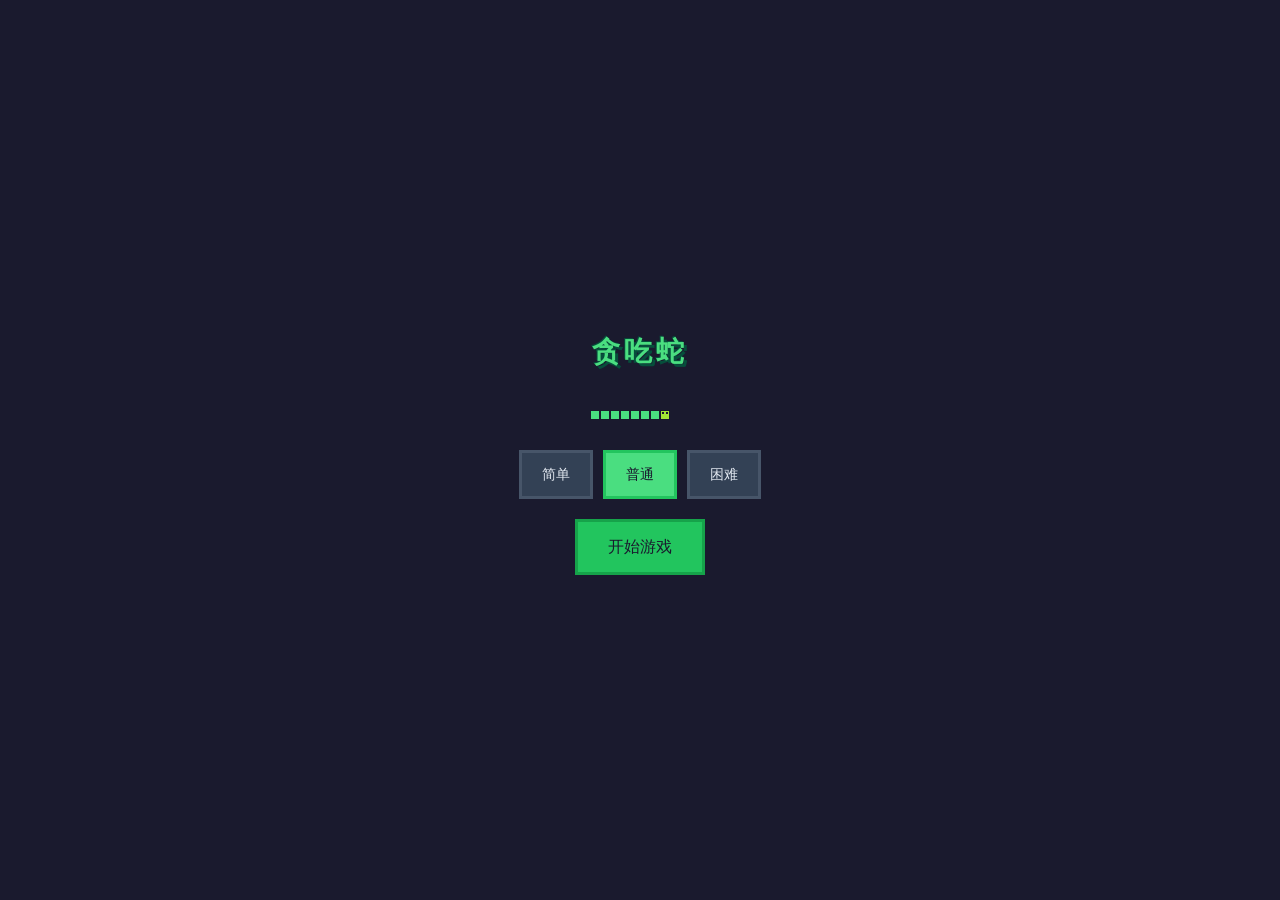
<file: Game/index.html>
<!DOCTYPE html>
<html lang="zh-CN">
<head>
  <meta charset="UTF-8">
  <meta name="viewport" content="width=device-width, initial-scale=1.0, user-scalable=no">
  <title>贪吃蛇 — 像素复古版</title>
  <link rel="preconnect" href="https://fonts.googleapis.com">
  <link rel="preconnect" href="https://fonts.gstatic.com" crossorigin>
  <link href="https://fonts.googleapis.com/css2?family=Press+Start+2P&display=swap" rel="stylesheet">
  <link rel="stylesheet" href="css/style.css">
</head>
<body>
  <div id="app">

    <!-- 开始界面 -->
    <div id="start-screen">
      <h1 class="pixel-title">贪吃蛇</h1>
      <div class="snake-ascii">
        <canvas id="logo-canvas" width="120" height="40"></canvas>
      </div>
      <div class="difficulty-select">
        <button class="diff-btn pixel-btn" data-difficulty="easy">简单</button>
        <button class="diff-btn pixel-btn" data-difficulty="normal">普通</button>
        <button class="diff-btn pixel-btn" data-difficulty="hard">困难</button>
      </div>
      <button id="btn-start" class="pixel-btn start-btn">开始游戏</button>
    </div>

    <!-- 游戏界面 -->
    <div id="game-screen" class="hidden">
      <div id="hud">
        <span id="hud-score">分数: 0</span>
        <span id="hud-high">最高: 0</span>
        <span id="hud-difficulty">普通</span>
        <button id="btn-exit" class="pixel-btn">退出</button>
      </div>
      <div id="canvas-container">
        <canvas id="game-canvas"></canvas>
        <div id="pause-overlay" class="hidden">
          <span>暂停中</span>
        </div>
      </div>
    </div>

    <!-- 结束界面 -->
    <div id="gameover-screen" class="hidden">
      <h2 class="pixel-title">游戏结束</h2>
      <p id="final-score" class="score-text"></p>
      <p id="final-high" class="score-text"></p>
      <p id="new-record" class="new-record hidden">新纪录!</p>
      <button id="btn-restart" class="pixel-btn start-btn">再来一局</button>
    </div>

  </div>

  <script type="module" src="js/main.js"></script>
</body>
</html>
</file>
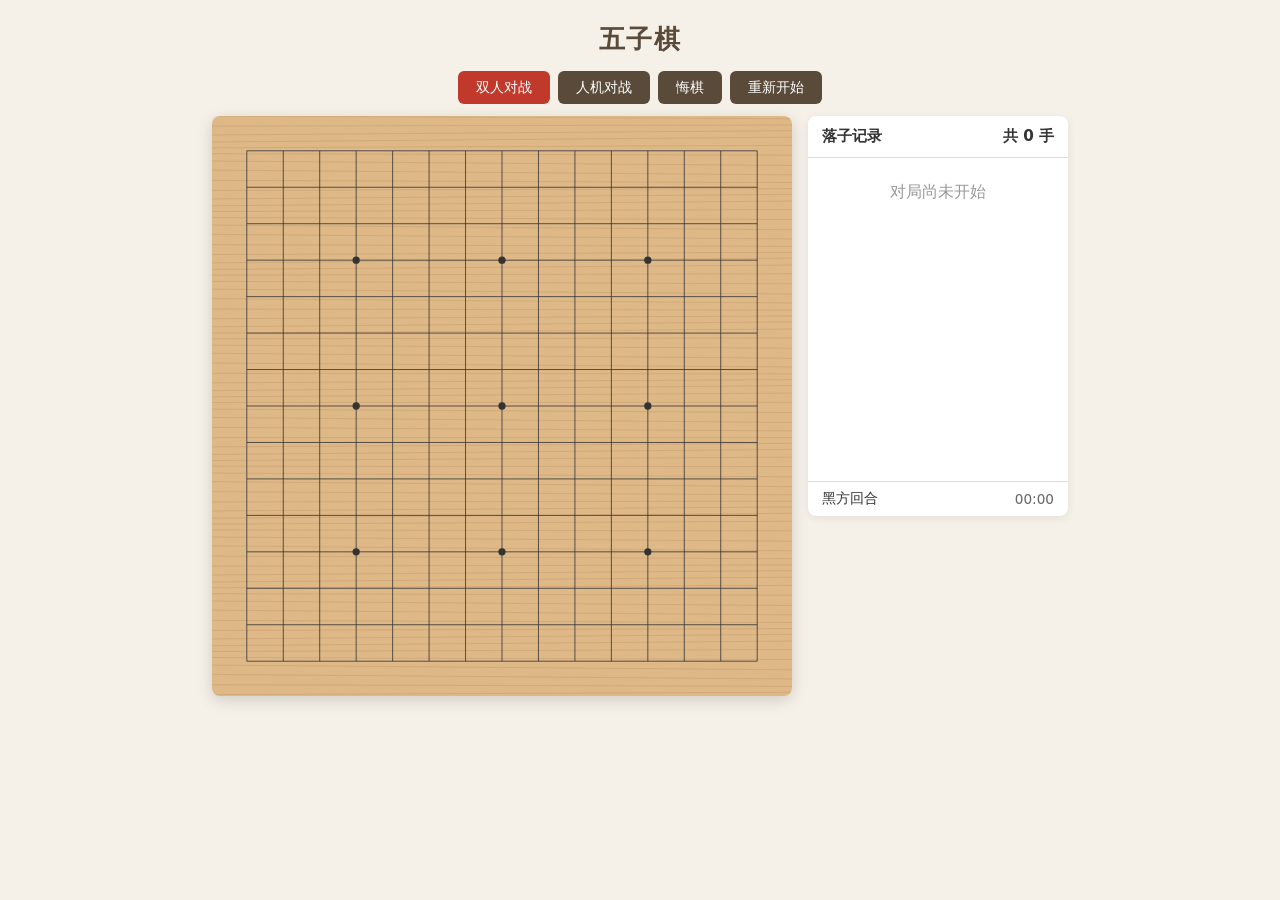
<file: Game2/index.html>
<!DOCTYPE html>
<html lang="zh-CN">
<head>
<meta charset="UTF-8">
<meta name="viewport" content="width=device-width, initial-scale=1.0">
<title>五子棋</title>
<style>
:root {
  --board-bg: #DEB887;
  --grid-color: #333;
  --black-stone: #1a1a1a;
  --white-stone: #f0f0f0;
  --highlight-color: #FFD700;
  --bg: #f5f0e8;
  --panel-bg: #fff;
  --text: #333;
  --text-light: #666;
  --border: #ddd;
  --btn-bg: #5a4a3a;
  --btn-hover: #7a6a5a;
  --btn-active: #4a3a2a;
}

* { margin: 0; padding: 0; box-sizing: border-box; }

body {
  font-family: 'Segoe UI', system-ui, sans-serif;
  background: var(--bg);
  color: var(--text);
  min-height: 100vh;
  display: flex;
  justify-content: center;
  align-items: flex-start;
  padding: 10px;
}

.container {
  width: 100%;
  max-width: 1100px;
  margin: 0 auto;
}

.header {
  text-align: center;
  padding: 12px 0 8px;
}

.header h1 {
  font-size: 1.6rem;
  font-weight: 600;
  color: var(--btn-bg);
  letter-spacing: 0.05em;
}

.toolbar {
  display: flex;
  justify-content: center;
  gap: 8px;
  flex-wrap: wrap;
  padding: 6px 0 12px;
}

.toolbar button {
  padding: 7px 18px;
  border: none;
  border-radius: 6px;
  cursor: pointer;
  font-size: 0.9rem;
  font-weight: 500;
  transition: background 0.2s, transform 0.1s;
  background: var(--btn-bg);
  color: #fff;
  white-space: nowrap;
}

.toolbar button:hover { background: var(--btn-hover); }
.toolbar button:active { transform: scale(0.97); }
.toolbar button.active { background: #c0392b; }
.toolbar button:disabled {
  opacity: 0.5;
  cursor: not-allowed;
}

.main-area {
  display: flex;
  gap: 16px;
  justify-content: center;
  align-items: flex-start;
}

.board-wrapper {
  position: relative;
  flex-shrink: 0;
}

canvas {
  display: block;
  border-radius: 8px;
  box-shadow: 0 4px 16px rgba(0,0,0,0.15);
  cursor: pointer;
}

canvas.readonly { cursor: default; }

.side-panel {
  width: 260px;
  background: var(--panel-bg);
  border-radius: 8px;
  box-shadow: 0 2px 8px rgba(0,0,0,0.08);
  display: flex;
  flex-direction: column;
  max-height: calc(100vh - 130px);
  min-height: 400px;
}

.panel-header {
  padding: 10px 14px;
  font-weight: 600;
  font-size: 0.95rem;
  border-bottom: 1px solid var(--border);
  display: flex;
  justify-content: space-between;
  align-items: center;
  flex-shrink: 0;
}

.move-list {
  flex: 1;
  overflow-y: auto;
  padding: 4px 0;
}

.move-list::-webkit-scrollbar { width: 5px; }
.move-list::-webkit-scrollbar-thumb { background: #ccc; border-radius: 3px; }

.move-item {
  display: flex;
  align-items: center;
  gap: 8px;
  padding: 6px 14px;
  cursor: default;
  transition: background 0.15s;
  font-size: 0.85rem;
  border-left: 3px solid transparent;
}

.move-list.clickable .move-item { cursor: pointer; }
.move-list.clickable .move-item:hover { background: #f5f0e8; }
.move-item.active {
  background: #fff3cd;
  border-left-color: var(--highlight-color);
}

.move-item .step-num {
  color: var(--text-light);
  min-width: 28px;
  font-variant-numeric: tabular-nums;
}

.move-item .stone-indicator {
  width: 14px;
  height: 14px;
  border-radius: 50%;
  flex-shrink: 0;
  box-shadow: 0 1px 3px rgba(0,0,0,0.2);
}

.move-item .stone-indicator.black { background: radial-gradient(circle at 35% 35%, #555, #111); }
.move-item .stone-indicator.white { background: radial-gradient(circle at 35% 35%, #fff, #ccc); }

.move-item .coord { color: var(--text-light); }
.move-item .elapsed { color: var(--text-light); margin-left: auto; font-variant-numeric: tabular-nums; }

.status-bar {
  padding: 8px 14px;
  border-top: 1px solid var(--border);
  font-size: 0.85rem;
  display: flex;
  justify-content: space-between;
  align-items: center;
  flex-shrink: 0;
}

.status-text { font-weight: 500; }
.status-text.winner { color: #c0392b; }

.timer { color: var(--text-light); font-variant-numeric: tabular-nums; }

.game-over-banner {
  display: none;
  text-align: center;
  padding: 10px;
  margin: 8px 14px;
  background: #fff3cd;
  border-radius: 6px;
  font-weight: 600;
  font-size: 0.9rem;
  flex-shrink: 0;
}

.game-over-banner.show { display: block; }

@media (max-width: 768px) {
  .main-area {
    flex-direction: column;
    align-items: center;
  }

  .side-panel {
    width: 100%;
    max-width: 500px;
    max-height: 260px;
    min-height: 200px;
  }

  .header h1 { font-size: 1.3rem; }
  .toolbar button { padding: 6px 14px; font-size: 0.82rem; }
}
</style>
</head>
<body>

<div class="container">
  <div class="header"><h1>五子棋</h1></div>

  <div class="toolbar">
    <button id="btnPvP" class="active">双人对战</button>
    <button id="btnPvE">人机对战</button>
    <button id="btnUndo">悔棋</button>
    <button id="btnRestart">重新开始</button>
  </div>

  <div class="main-area">
    <div class="board-wrapper" id="boardWrapper">
      <canvas id="boardCanvas"></canvas>
    </div>

    <div class="side-panel">
      <div class="panel-header">
        <span>落子记录</span>
        <span id="moveCount">共 0 手</span>
      </div>
      <div class="game-over-banner" id="gameOverBanner"></div>
      <div class="move-list" id="moveList">
        <div style="padding:20px;text-align:center;color:#999;">对局尚未开始</div>
      </div>
      <div class="status-bar">
        <span class="status-text" id="statusText">黑方回合</span>
        <span class="timer" id="timer">00:00</span>
      </div>
    </div>
  </div>
</div>

<script>
'use strict';

class GomokuGame {
  constructor() {
    this.BOARD_SIZE = 15;
    this.CELL_COUNT = this.BOARD_SIZE * this.BOARD_SIZE;
    this.EMPTY = 0;
    this.BLACK = 1;
    this.WHITE = 2;

    this.board = this.createBoard();
    this.moveHistory = [];
    this.currentPlayer = this.BLACK;
    this.gameStatus = 'playing'; // 'playing' | 'ended'
    this.winner = null;
    this.winCells = [];
    this.mode = 'pvp'; // 'pvp' | 'pve'
    this.viewingStep = -1; // -1 means viewing latest
    this.lastMove = null;
    this.timerSeconds = 0;
    this.timerInterval = null;
    this.aiThinking = false;

    this.canvas = document.getElementById('boardCanvas');
    this.ctx = this.canvas.getContext('2d');

    this.initUI();
    this.resizeCanvas();
    this.render();

    window.addEventListener('resize', () => {
      this.resizeCanvas();
      this.render();
    });
  }

  createBoard() {
    return Array.from({ length: this.BOARD_SIZE }, () =>
      new Array(this.BOARD_SIZE).fill(this.EMPTY)
    );
  }

  // ─── UI Elements ───────────────────────────

  initUI() {
    this.btnPvP = document.getElementById('btnPvP');
    this.btnPvE = document.getElementById('btnPvE');
    this.btnUndo = document.getElementById('btnUndo');
    this.btnRestart = document.getElementById('btnRestart');
    this.moveList = document.getElementById('moveList');
    this.moveCount = document.getElementById('moveCount');
    this.statusText = document.getElementById('statusText');
    this.timerEl = document.getElementById('timer');
    this.gameOverBanner = document.getElementById('gameOverBanner');

    this.btnPvP.addEventListener('click', () => this.switchMode('pvp'));
    this.btnPvE.addEventListener('click', () => this.switchMode('pve'));
    this.btnUndo.addEventListener('click', () => this.undo());
    this.btnRestart.addEventListener('click', () => this.restart());

    this.canvas.addEventListener('click', (e) => this.handleClick(e));
    this.canvas.addEventListener('mousemove', (e) => this.handleHover(e));
    this.canvas.addEventListener('mouseleave', () => {
      this.hoverPos = null;
      this.render();
    });

    // Touch support
    this.canvas.addEventListener('touchstart', (e) => {
      e.preventDefault();
      const touch = e.touches[0];
      const rect = this.canvas.getBoundingClientRect();
      this.handleClick({ clientX: touch.clientX, clientY: touch.clientY });
    });
  }

  // ─── Canvas Sizing ─────────────────────────

  resizeCanvas() {
    const isMobile = window.innerWidth < 768;
    let size;

    if (isMobile) {
      size = Math.min(window.innerWidth - 20, 500);
    } else {
      const maxBoardWidth = window.innerWidth - 320;
      const maxBoardHeight = window.innerHeight - 140;
      size = Math.min(maxBoardWidth, maxBoardHeight, 580);
    }

    size = Math.max(size, 300);
    const dpr = window.devicePixelRatio || 1;

    this.canvas.style.width = size + 'px';
    this.canvas.style.height = size + 'px';
    this.canvas.width = size * dpr;
    this.canvas.height = size * dpr;

    this.displaySize = size;
    this.padding = size * 0.06;
    this.cellSize = (size - this.padding * 2) / (this.BOARD_SIZE - 1);
    this.stoneRadius = this.cellSize * 0.44;

    this.ctx.setTransform(1, 0, 0, 1, 0, 0);
    this.ctx.scale(dpr, dpr);
  }

  // ─── Coordinate Conversion ────────────────

  getIntersection(clientX, clientY) {
    const rect = this.canvas.getBoundingClientRect();
    const x = clientX - rect.left;
    const y = clientY - rect.top;
    const col = Math.round((x - this.padding) / this.cellSize);
    const row = Math.round((y - this.padding) / this.cellSize);

    if (col < 0 || col >= this.BOARD_SIZE || row < 0 || row >= this.BOARD_SIZE) {
      return null;
    }

    const ix = this.padding + col * this.cellSize;
    const iy = this.padding + row * this.cellSize;
    const dist = Math.sqrt((x - ix) ** 2 + (y - iy) ** 2);

    if (dist > this.cellSize * 0.42) return null;

    return { row, col };
  }

  // ─── Click Handling ────────────────────────

  handleClick(e) {
    if (this.gameStatus === 'ended') return;
    if (this.viewingStep >= 0) return; // read-only replay mode
    if (this.aiThinking) return;
    if (this.mode === 'pve' && this.currentPlayer === this.WHITE) return;

    const pos = this.getIntersection(e.clientX, e.clientY);
    if (!pos) return;
    if (this.board[pos.row][pos.col] !== this.EMPTY) return;

    this.placePiece(pos.row, pos.col);
  }

  handleHover(e) {
    if (this.gameStatus === 'ended' || this.viewingStep >= 0 || this.aiThinking) {
      if (this.hoverPos) { this.hoverPos = null; this.render(); }
      return;
    }
    if (this.mode === 'pve' && this.currentPlayer === this.WHITE) {
      if (this.hoverPos) { this.hoverPos = null; this.render(); }
      return;
    }
    const pos = this.getIntersection(e.clientX, e.clientY);
    if (!pos || this.board[pos.row][pos.col] !== this.EMPTY) {
      if (this.hoverPos) { this.hoverPos = null; this.render(); }
      return;
    }
    if (!this.hoverPos || this.hoverPos.row !== pos.row || this.hoverPos.col !== pos.col) {
      this.hoverPos = pos;
      this.render();
    }
  }

  // ─── Game Actions ──────────────────────────

  placePiece(row, col) {
    this.board[row][col] = this.currentPlayer;

    const move = { row, col, player: this.currentPlayer, timestamp: Date.now() };
    // Trim future history if we placed after a replay step
    if (this.viewingStep >= 0 && this.viewingStep < this.moveHistory.length - 1) {
      this.moveHistory = this.moveHistory.slice(0, this.viewingStep + 1);
    }
    this.moveHistory.push(move);
    this.viewingStep = -1;
    this.lastMove = { row, col };
    this.hoverPos = null;
    this.canvas.classList.remove('readonly');

    // Start timer on first move
    if (this.moveHistory.length === 1) this.startTimer();

    const winResult = this.checkWin(row, col, this.currentPlayer);
    if (winResult) {
      this.winner = this.currentPlayer;
      this.winCells = winResult;
      this.gameStatus = 'ended';
      this.stopTimer();
      this.render();
      this.updateMoveList();
      this.updateStatus();
      return;
    }

    if (this.moveHistory.length >= this.CELL_COUNT) {
      this.gameStatus = 'ended';
      this.stopTimer();
      this.render();
      this.updateMoveList();
      this.updateStatus();
      return;
    }

    this.currentPlayer = this.currentPlayer === this.BLACK ? this.WHITE : this.BLACK;
    this.render();
    this.updateMoveList();
    this.updateStatus();

    // AI turn
    if (this.mode === 'pve' && this.currentPlayer === this.WHITE && this.gameStatus === 'playing') {
      this.aiThinking = true;
      this.render();
      setTimeout(() => this.aiMove(), 50);
    }
  }

  checkWin(row, col, player) {
    const directions = [
      [0, 1],  // horizontal
      [1, 0],  // vertical
      [1, 1],  // diagonal \
      [1, -1], // diagonal /
    ];

    for (const [dr, dc] of directions) {
      const cells = [[row, col]];

      // Forward
      for (let i = 1; i < 5; i++) {
        const r = row + dr * i;
        const c = col + dc * i;
        if (r < 0 || r >= this.BOARD_SIZE || c < 0 || c >= this.BOARD_SIZE) break;
        if (this.board[r][c] !== player) break;
        cells.push([r, c]);
      }

      // Backward
      for (let i = 1; i < 5; i++) {
        const r = row - dr * i;
        const c = col - dc * i;
        if (r < 0 || r >= this.BOARD_SIZE || c < 0 || c >= this.BOARD_SIZE) break;
        if (this.board[r][c] !== player) break;
        cells.unshift([r, c]);
      }

      if (cells.length >= 5) return cells;
    }

    return null;
  }

  undo() {
    if (this.gameStatus === 'ended') return;
    if (this.viewingStep >= 0) return;
    if (this.aiThinking) return;

    if (this.mode === 'pvp') {
      if (this.moveHistory.length === 0) return;
      const last = this.moveHistory.pop();
      this.board[last.row][last.col] = this.EMPTY;
      this.currentPlayer = last.player;
      this.lastMove = this.moveHistory.length > 0
        ? this.moveHistory[this.moveHistory.length - 1]
        : null;
    } else if (this.mode === 'pve') {
      // Undo player move + AI response (2 steps)
      if (this.moveHistory.length < 2) return;
      const aiMove = this.moveHistory.pop();
      this.board[aiMove.row][aiMove.col] = this.EMPTY;
      const playerMove = this.moveHistory.pop();
      this.board[playerMove.row][playerMove.col] = this.EMPTY;
      this.currentPlayer = this.BLACK;
      this.lastMove = this.moveHistory.length > 0
        ? this.moveHistory[this.moveHistory.length - 1]
        : null;
    }

    this.viewingStep = -1;
    this.winCells = [];
    this.render();
    this.updateMoveList();
    this.updateStatus();
  }

  restart() {
    this.stopTimer();
    this.board = this.createBoard();
    this.moveHistory = [];
    this.currentPlayer = this.BLACK;
    this.gameStatus = 'playing';
    this.winner = null;
    this.winCells = [];
    this.viewingStep = -1;
    this.lastMove = null;
    this.hoverPos = null;
    this.timerSeconds = 0;
    this.aiThinking = false;
    this.canvas.classList.remove('readonly');
    this.timerEl.textContent = '00:00';
    this.gameOverBanner.classList.remove('show');
    this.render();
    this.updateMoveList();
    this.updateStatus();
  }

  switchMode(mode) {
    if (this.mode === mode) return;
    this.mode = mode;
    this.btnPvP.classList.toggle('active', mode === 'pvp');
    this.btnPvE.classList.toggle('active', mode === 'pve');
    this.restart();
  }

  // ─── Replay ────────────────────────────────

  handleMoveItemClick(item) {
    if (this.gameStatus !== 'ended') return;
    const step = parseInt(item.dataset.step);
    if (isNaN(step)) return;
    if (step === this.viewingStep) {
      this.returnToLatest();
      return;
    }
    this.goToStep(step);
  }

  goToStep(stepIndex) {
    if (stepIndex < 0 || stepIndex >= this.moveHistory.length) return;
    this.viewingStep = stepIndex;
    this.canvas.classList.add('readonly');
    this.render();
    this.updateMoveHighlight();
    this.updateStatus();
  }

  returnToLatest() {
    this.viewingStep = -1;
    this.canvas.classList.remove('readonly');
    this.render();
    this.updateMoveHighlight();
    this.updateStatus();
  }

  updateMoveHighlight() {
    const items = this.moveList.querySelectorAll('.move-item');
    items.forEach((el, i) => {
      if (i === this.viewingStep) {
        el.classList.add('active');
      } else {
        el.classList.remove('active');
      }
    });
    const activeEl = this.moveList.querySelector('.move-item.active');
    if (activeEl) {
      activeEl.scrollIntoView({ block: 'nearest' });
    }
  }

  // ─── Timer ─────────────────────────────────

  startTimer() {
    if (this.timerInterval) return;
    this.timerInterval = setInterval(() => {
      this.timerSeconds++;
      this.updateTimerDisplay();
    }, 1000);
  }

  stopTimer() {
    if (this.timerInterval) {
      clearInterval(this.timerInterval);
      this.timerInterval = null;
    }
  }

  updateTimerDisplay() {
    const m = Math.floor(this.timerSeconds / 60);
    const s = this.timerSeconds % 60;
    this.timerEl.textContent = String(m).padStart(2, '0') + ':' + String(s).padStart(2, '0');
  }

  // ─── Status ────────────────────────────────

  updateStatus() {
    if (this.gameStatus === 'ended') {
      this.moveList.classList.add('clickable');
      if (this.winner) {
        const name = this.winner === this.BLACK ? '黑方' : '白方';
        const aiLabel = this.mode === 'pve' && this.winner === this.WHITE ? ' (AI)' : '';
        this.statusText.textContent = name + aiLabel + ' 获胜!';
        this.statusText.className = 'status-text winner';
        this.gameOverBanner.textContent = name + aiLabel + ' 获胜!';
        this.gameOverBanner.classList.add('show');
      } else {
        this.statusText.textContent = '平局!';
        this.statusText.className = 'status-text winner';
        this.gameOverBanner.textContent = '平局 — 棋盘已满';
        this.gameOverBanner.classList.add('show');
      }
    } else {
      this.moveList.classList.remove('clickable');
      if (this.viewingStep >= 0) {
        this.statusText.textContent = '查看历史';
        this.statusText.className = 'status-text';
      } else {
        const name = this.currentPlayer === this.BLACK ? '黑方回合' : '白方回合';
        const aiLabel = this.mode === 'pve' && this.currentPlayer === this.WHITE ? ' (AI 思考中...)' : '';
        this.statusText.textContent = name + aiLabel;
        this.statusText.className = 'status-text';
      }
    }
  }

  // ─── Move List ─────────────────────────────

  updateMoveList() {
    this.moveCount.textContent = '共 ' + this.moveHistory.length + ' 手';

    // Clear existing children
    this.moveList.innerHTML = '';

    if (this.moveHistory.length === 0) {
      const placeholder = document.createElement('div');
      placeholder.style.cssText = 'padding:20px;text-align:center;color:#999;';
      placeholder.textContent = '对局尚未开始';
      this.moveList.appendChild(placeholder);
      return;
    }

    this.moveHistory.forEach((move, i) => {
      const item = document.createElement('div');
      item.className = 'move-item' + (this.viewingStep === i ? ' active' : '');
      item.dataset.step = i;
      item.onclick = () => this.handleMoveItemClick(item);

      const stepNum = document.createElement('span');
      stepNum.className = 'step-num';
      stepNum.textContent = '#' + (i + 1);

      const stone = document.createElement('span');
      stone.className = 'stone-indicator ' + (move.player === this.BLACK ? 'black' : 'white');

      const playerLabel = document.createElement('span');
      playerLabel.textContent = (move.player === this.BLACK ? '黑' : '白') + '子';

      const coord = document.createElement('span');
      coord.className = 'coord';
      coord.textContent = '(' + move.col + ', ' + move.row + ')';

      const elapsed = document.createElement('span');
      elapsed.className = 'elapsed';
      if (i === 0) {
        elapsed.textContent = '0s';
      } else {
        const prevTs = this.moveHistory[i - 1].timestamp;
        const seconds = Math.round((move.timestamp - prevTs) / 1000);
        elapsed.textContent = seconds + 's';
      }

      item.appendChild(stepNum);
      item.appendChild(stone);
      item.appendChild(playerLabel);
      item.appendChild(coord);
      item.appendChild(elapsed);
      this.moveList.appendChild(item);
    });

    // Scroll to active or bottom
    const activeEl = this.moveList.querySelector('.move-item.active');
    if (activeEl) {
      activeEl.scrollIntoView({ block: 'nearest' });
    } else {
      this.moveList.scrollTop = this.moveList.scrollHeight;
    }
  }

  // ─── AI ────────────────────────────────────

  aiMove() {
    if (this.gameStatus !== 'playing') {
      this.aiThinking = false;
      return;
    }

    const pos = this.findBestMove();
    if (pos) {
      this.placePiece(pos.row, pos.col);
    }
    this.aiThinking = false;
  }

  findBestMove() {
    let bestScore = -Infinity;
    let bestMove = null;

    // Score both offense (AI = WHITE) and defense (block BLACK)
    for (let row = 0; row < this.BOARD_SIZE; row++) {
      for (let col = 0; col < this.BOARD_SIZE; col++) {
        if (this.board[row][col] !== this.EMPTY) continue;
        if (!this.hasNeighbor(row, col, 2)) continue; // Skip isolated cells

        const offenseScore = this.evaluatePosition(row, col, this.WHITE);
        const defenseScore = this.evaluatePosition(row, col, this.BLACK);

        // Prioritize offense, but strong defense matters too
        const score = offenseScore * 1.1 + defenseScore;

        if (score > bestScore) {
          bestScore = score;
          bestMove = { row, col };
        }
      }
    }

    // If no good move found (shouldn't happen on empty board), play center
    if (!bestMove) {
      const center = Math.floor(this.BOARD_SIZE / 2);
      return { row: center, col: center };
    }

    return bestMove;
  }

  hasNeighbor(row, col, distance) {
    for (let dr = -distance; dr <= distance; dr++) {
      for (let dc = -distance; dc <= distance; dc++) {
        if (dr === 0 && dc === 0) continue;
        const r = row + dr;
        const c = col + dc;
        if (r >= 0 && r < this.BOARD_SIZE && c >= 0 && c < this.BOARD_SIZE) {
          if (this.board[r][c] !== this.EMPTY) return true;
        }
      }
    }
    return false;
  }

  evaluatePosition(row, col, player) {
    const directions = [[0, 1], [1, 0], [1, 1], [1, -1]];
    let totalScore = 0;

    for (const [dr, dc] of directions) {
      totalScore += this.evaluateDirection(row, col, dr, dc, player);
    }

    return totalScore;
  }

  evaluateDirection(row, col, dr, dc, player) {
    let count = 1; // The placed stone
    let openEnds = 0;

    // Forward
    let fCount = 0;
    for (let i = 1; i <= 5; i++) {
      const r = row + dr * i;
      const c = col + dc * i;
      if (r < 0 || r >= this.BOARD_SIZE || c < 0 || c >= this.BOARD_SIZE) break;
      if (this.board[r][c] === player) { fCount++; }
      else if (this.board[r][c] === this.EMPTY) { openEnds++; break; }
      else break;
    }

    // Backward
    let bCount = 0;
    for (let i = 1; i <= 5; i++) {
      const r = row - dr * i;
      const c = col - dc * i;
      if (r < 0 || r >= this.BOARD_SIZE || c < 0 || c >= this.BOARD_SIZE) break;
      if (this.board[r][c] === player) { bCount++; }
      else if (this.board[r][c] === this.EMPTY) { openEnds++; break; }
      else break;
    }

    count += fCount + bCount;

    if (count >= 5) return 100000;
    if (count === 4) {
      if (openEnds === 2) return 10000;
      if (openEnds === 1) return 1000;
      return 0;
    }
    if (count === 3) {
      if (openEnds === 2) return 1000;
      if (openEnds === 1) return 100;
      return 0;
    }
    if (count === 2) {
      if (openEnds === 2) return 100;
      if (openEnds === 1) return 10;
      return 0;
    }
    if (count === 1) {
      if (openEnds === 2) return 10;
      if (openEnds === 1) return 1;
      return 0;
    }

    return 0;
  }

  // ─── Rendering ─────────────────────────────

  render() {
    const ctx = this.ctx;
    const size = this.displaySize;
    const pad = this.padding;
    const cell = this.cellSize;
    const r = this.stoneRadius;

    ctx.clearRect(0, 0, size, size);

    // Board background
    ctx.fillStyle = '#DEB887';
    ctx.fillRect(0, 0, size, size);

    // Wood grain subtle lines
    ctx.strokeStyle = 'rgba(139,90,43,0.15)';
    ctx.lineWidth = 1;
    for (let i = 0; i < size; i += 8) {
      ctx.beginPath();
      ctx.moveTo(0, i + Math.sin(i * 0.1) * 3);
      ctx.lineTo(size, i + Math.sin(i * 0.1 + 2) * 3);
      ctx.stroke();
    }

    // Grid lines
    ctx.strokeStyle = '#333';
    ctx.lineWidth = 0.8;
    for (let i = 0; i < this.BOARD_SIZE; i++) {
      const pos = pad + i * cell;
      ctx.beginPath();
      ctx.moveTo(pad, pos);
      ctx.lineTo(pad + cell * (this.BOARD_SIZE - 1), pos);
      ctx.stroke();

      ctx.beginPath();
      ctx.moveTo(pos, pad);
      ctx.lineTo(pos, pad + cell * (this.BOARD_SIZE - 1));
      ctx.stroke();
    }

    // Star points (天元和四角星位)
    const starPoints = [
      [3, 3], [3, 7], [3, 11],
      [7, 3], [7, 7], [7, 11],
      [11, 3], [11, 7], [11, 11]
    ];
    ctx.fillStyle = '#333';
    for (const [rStar, cStar] of starPoints) {
      const cx = pad + cStar * cell;
      const cy = pad + rStar * cell;
      ctx.beginPath();
      ctx.arc(cx, cy, cell * 0.1, 0, Math.PI * 2);
      ctx.fill();
    }

    // Determine the board state to render
    let renderBoard = this.board;
    let renderLastMove = this.lastMove;

    if (this.viewingStep >= 0) {
      // Reconstruct board up to viewingStep
      renderBoard = this.createBoard();
      for (let i = 0; i <= this.viewingStep && i < this.moveHistory.length; i++) {
        const m = this.moveHistory[i];
        renderBoard[m.row][m.col] = m.player;
      }
      renderLastMove = this.viewingStep >= 0 && this.moveHistory.length > 0
        ? this.moveHistory[this.viewingStep]
        : null;
    }

    // Draw stones
    for (let row = 0; row < this.BOARD_SIZE; row++) {
      for (let col = 0; col < this.BOARD_SIZE; col++) {
        if (renderBoard[row][col] === this.EMPTY) continue;
        const cx = pad + col * cell;
        const cy = pad + row * cell;
        this.drawStone(cx, cy, r, renderBoard[row][col]);
      }
    }

    // Win highlight (only in current view, not replay)
    if (this.viewingStep < 0 && this.winCells && this.winCells.length > 0) {
      for (const [wr, wc] of this.winCells) {
        const cx = pad + wc * cell;
        const cy = pad + wr * cell;
        ctx.save();
        ctx.shadowColor = '#FFD700';
        ctx.shadowBlur = 12;
        ctx.beginPath();
        ctx.arc(cx, cy, r + 2, 0, Math.PI * 2);
        ctx.strokeStyle = '#FFD700';
        ctx.lineWidth = 2.5;
        ctx.stroke();
        ctx.restore();
      }
    }

    // Last move marker (only in current view during gameplay, not replay)
    if (this.viewingStep < 0 && renderLastMove && this.gameStatus !== 'ended') {
      const lx = pad + renderLastMove.col * cell;
      const ly = pad + renderLastMove.row * cell;
      ctx.fillStyle = renderBoard[renderLastMove.row][renderLastMove.col] === this.BLACK
        ? '#fff' : '#333';
      ctx.beginPath();
      ctx.arc(lx, ly, r * 0.22, 0, Math.PI * 2);
      ctx.fill();
    }

    // Hover preview
    if (this.hoverPos && this.viewingStep < 0 && this.gameStatus === 'playing' && !this.aiThinking) {
      const hx = pad + this.hoverPos.col * cell;
      const hy = pad + this.hoverPos.row * cell;
      ctx.globalAlpha = 0.4;
      this.drawStone(hx, hy, r, this.currentPlayer);
      ctx.globalAlpha = 1;
    }
  }

  drawStone(cx, cy, radius, player) {
    const ctx = this.ctx;

    // Shadow
    ctx.save();
    ctx.shadowColor = 'rgba(0,0,0,0.3)';
    ctx.shadowBlur = 3;
    ctx.shadowOffsetX = 1;
    ctx.shadowOffsetY = 1;

    if (player === this.BLACK) {
      const grad = ctx.createRadialGradient(
        cx - radius * 0.3, cy - radius * 0.3, radius * 0.1,
        cx, cy, radius
      );
      grad.addColorStop(0, '#555');
      grad.addColorStop(1, '#111');
      ctx.fillStyle = grad;
    } else {
      const grad = ctx.createRadialGradient(
        cx - radius * 0.3, cy - radius * 0.3, radius * 0.1,
        cx, cy, radius
      );
      grad.addColorStop(0, '#fff');
      grad.addColorStop(1, '#bbb');
      ctx.fillStyle = grad;
    }

    ctx.beginPath();
    ctx.arc(cx, cy, radius, 0, Math.PI * 2);
    ctx.fill();
    ctx.restore();
  }
}

// ─── Initialize ─────────────────────────────

document.addEventListener('DOMContentLoaded', () => {
  new GomokuGame();
});
</script>

</body>
</html>
</file>
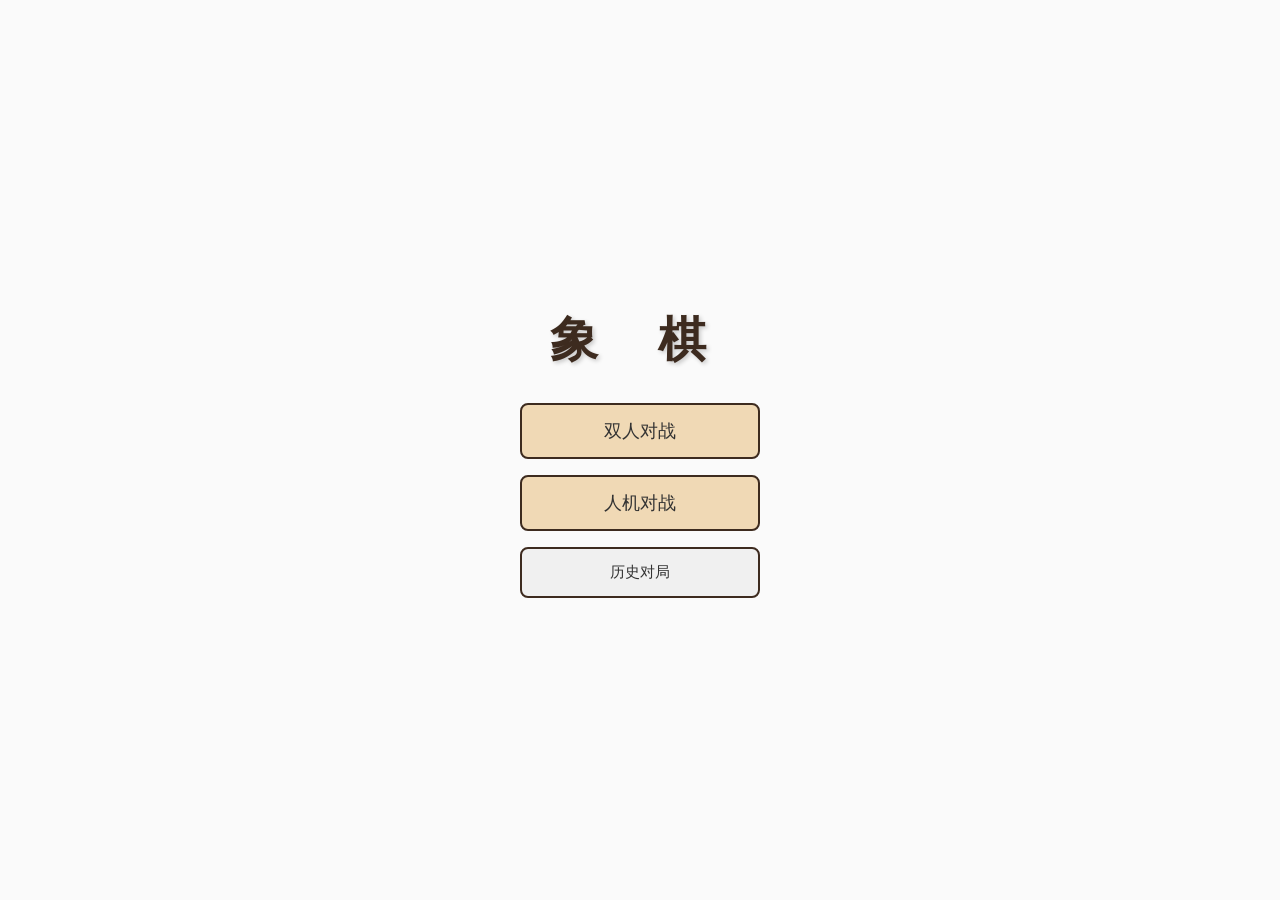
<file: Game3/index.html>
<!DOCTYPE html>
<html lang="zh-CN">
<head>
  <meta charset="UTF-8">
  <meta name="viewport" content="width=device-width, initial-scale=1.0">
  <title>象棋对战</title>
  <link rel="stylesheet" href="css/main.css">
  <link rel="stylesheet" href="css/board.css">
  <link rel="stylesheet" href="css/controls.css">
  <link rel="stylesheet" href="css/responsive.css">
  <link rel="stylesheet" href="css/dialogs.css">
</head>
<body>
  <div id="app">
    <div id="menu-container"></div>
    <div id="game-container" style="display:none;">
      <div id="board-container"></div>
      <div id="side-panel">
        <div id="timer-display"></div>
	<div id="game-controls"></div>
	<div id="replay-controls" style="display:none"></div>
        <div id="move-record"></div>
      </div>
    </div>
    <div id="replay-container" style="display:none;">
      <div id="replay-board"></div>
      <div id="game-history"></div>
    </div>
    <div id="dialog-overlay"></div>
  </div>
  <script type="module" src="js/main.js"></script>
</body>
</html>
</file>
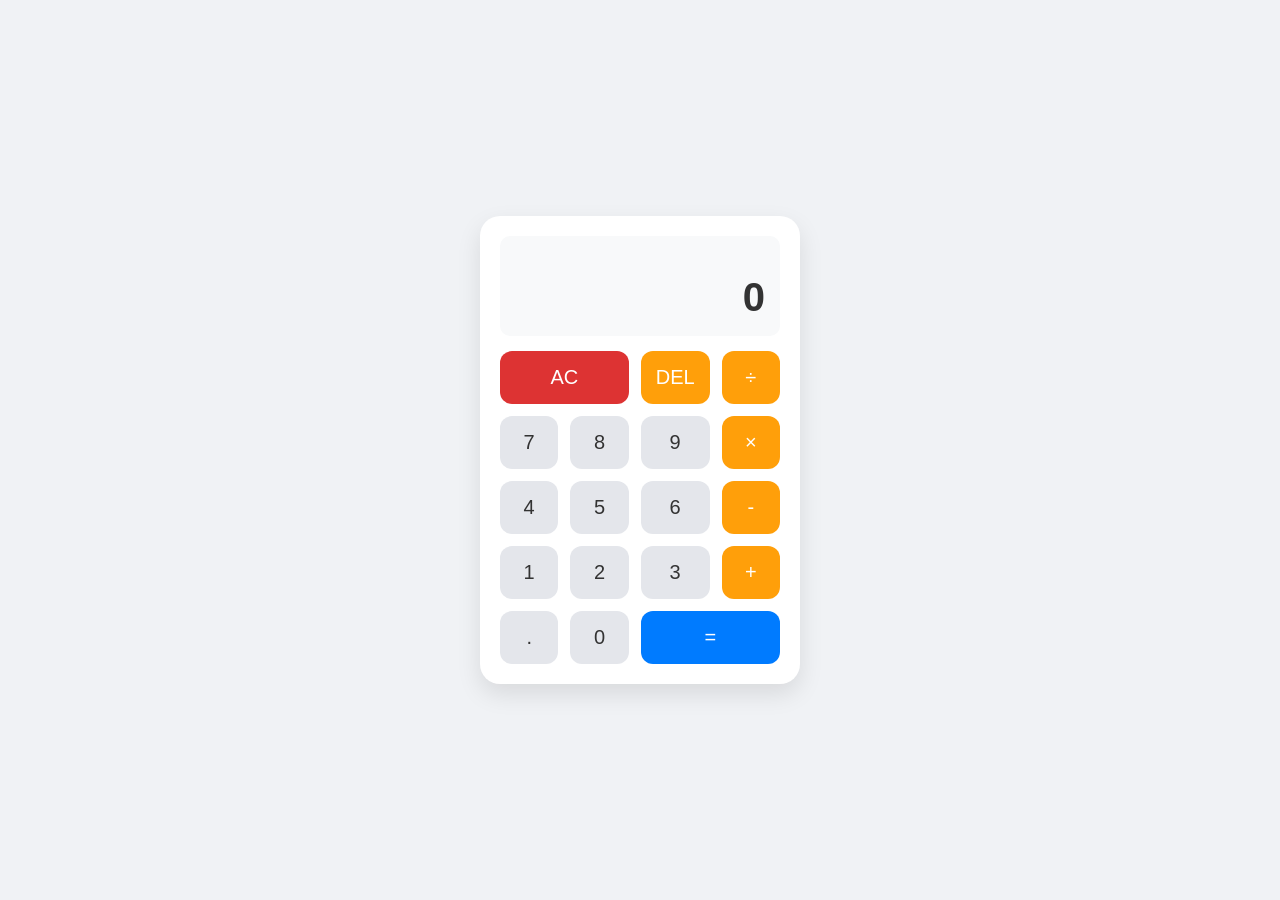
<file: calculator.html>
<!DOCTYPE html>
<html lang="zh-CN">
<head>
    <meta charset="UTF-8">
    <meta name="viewport" content="width=device-width, initial-scale=1.0">
    <title>简易计算器</title>
    <style>
        /* CSS 变量定义，方便统一管理主题颜色 */
        :root {
            --bg-color: #f0f2f5;
            --calc-bg: #ffffff;
            --display-bg: #f8f9fa;
            --text-main: #333333;
            --text-secondary: #666666;
            --btn-bg: #e4e6eb;
            --btn-hover: #d0d3d9;
            --btn-active: #b0b3b8;
            --accent-color: #007bff;
            --accent-hover: #0056b3;
            --operator-color: #ff9f0a;
            --operator-hover: #e68a00;
            --clear-color: #d33;
            --clear-hover: #b30000;
        }

        * {
            box-sizing: border-box;
            margin: 0;
            padding: 0;
            font-family: 'Segoe UI', Roboto, Helvetica, Arial, sans-serif;
        }

        body {
            background-color: var(--bg-color);
            display: flex;
            justify-content: center;
            align-items: center;
            min-height: 100vh;
        }

        /* 计算器主体容器 */
        .calculator {
            background-color: var(--calc-bg);
            width: 320px;
            padding: 20px;
            border-radius: 20px;
            box-shadow: 0 10px 25px rgba(0, 0, 0, 0.1);
            display: flex;
            flex-direction: column;
            gap: 15px;
        }

        /* 显示屏区域 */
        .display-container {
            background-color: var(--display-bg);
            border-radius: 10px;
            padding: 15px;
            text-align: right;
            display: flex;
            flex-direction: column;
            justify-content: space-around;
            height: 100px;
            overflow: hidden;
        }

        /* 上一步操作显示（可选） */
        .previous-operand {
            color: var(--text-secondary);
            font-size: 1rem;
            min-height: 1.2rem;
            word-wrap: break-word;
            word-break: break-all;
        }

        /* 当前输入显示 */
        .current-operand {
            color: var(--text-main);
            font-size: 2.5rem;
            font-weight: bold;
            word-wrap: break-word;
            word-break: break-all;
        }

        /* 键盘区域 */
        .buttons-grid {
            display: grid;
            grid-template-columns: repeat(4, 1fr);
            gap: 12px;
        }

        /* 按钮通用样式 */
        button {
            border: none;
            outline: none;
            background-color: var(--btn-bg);
            color: var(--text-main);
            font-size: 1.25rem;
            font-weight: 500;
            padding: 15px;
            border-radius: 12px;
            cursor: pointer;
            transition: all 0.2s ease;
            user-select: none;
        }

        /* 按钮交互效果 */
        button:hover {
            background-color: var(--btn-hover);
        }

        button:active {
            background-color: var(--btn-active);
            transform: scale(0.98);
        }

        /* 特殊按钮样式 */
        .span-two {
            grid-column: span 2;
        }

        .btn-operator {
            background-color: var(--operator-color);
            color: white;
        }

        .btn-operator:hover {
            background-color: var(--operator-hover);
        }

        .btn-clear {
            background-color: var(--clear-color);
            color: white;
        }

        .btn-clear:hover {
            background-color: var(--clear-hover);
        }

        .btn-equals {
            background-color: var(--accent-color);
            color: white;
        }

        .btn-equals:hover {
            background-color: var(--accent-hover);
        }

        /* 响应式调整 */
        @media (max-width: 400px) {
            .calculator {
                width: 100%;
                height: 100vh;
                border-radius: 0;
                justify-content: center;
            }
        }
    </style>
</head>
<body>

    <main class="calculator">
        <!-- 显示屏 -->
        <section class="display-container">
            <div class="previous-operand" data-previous></div>
            <div class="current-operand" data-current>0</div>
        </section>

        <!-- 键盘 -->
        <section class="buttons-grid">
            <button class="btn-clear span-two" data-action="clear">AC</button>
            <button class="btn-operator" data-action="delete">DEL</button>
            <button class="btn-operator" data-action="operation" data-value="/">÷</button>
            
            <button data-number>7</button>
            <button data-number>8</button>
            <button data-number>9</button>
            <button class="btn-operator" data-action="operation" data-value="*">×</button>
            
            <button data-number>4</button>
            <button data-number>5</button>
            <button data-number>6</button>
            <button class="btn-operator" data-action="operation" data-value="-">-</button>
            
            <button data-number>1</button>
            <button data-number>2</button>
            <button data-number>3</button>
            <button class="btn-operator" data-action="operation" data-value="+">+</button>
            
            <button data-number>.</button>
            <button data-number>0</button>
            <button class="btn-equals span-two" data-action="compute">=</button>
        </section>
    </main>

    <script>
        /**
         * 计算器类
         * 封装了计算器的状态管理和逻辑
         */
        class Calculator {
            constructor(previousOperandTextElement, currentOperandTextElement) {
                this.previousOperandTextElement = previousOperandTextElement;
                this.currentOperandTextElement = currentOperandTextElement;
                this.clear();
            }

            // 初始化/清空状态
            clear() {
                this.currentOperand = '0';
                this.previousOperand = '';
                this.operation = undefined;
                this.shouldResetScreen = false; // 用于在输入新数字前重置屏幕
            }

            // 删除最后一位
            delete() {
                if (this.shouldResetScreen) return;
                if (this.currentOperand === '0') return;
                
                this.currentOperand = this.currentOperand.toString().slice(0, -1);
                if (this.currentOperand === '' || this.currentOperand === '-') {
                    this.currentOperand = '0';
                }
            }

            // 添加数字
            appendNumber(number) {
                // 如果刚刚完成计算，再次输入数字则开始新计算
                if (this.shouldResetScreen) {
                    this.currentOperand = '';
                    this.shouldResetScreen = false;
                }
                // 防止多个小数点
                if (number === '.' && this.currentOperand.includes('.')) return;
                // 防止开头多个0
                if (this.currentOperand === '0' && number !== '.') {
                    this.currentOperand = number.toString();
                } else {
                    this.currentOperand = this.currentOperand.toString() + number.toString();
                }
            }

            // 选择操作符
            chooseOperation(operation) {
                if (this.currentOperand === '') return;
                // 如果已经有之前的操作数，先计算中间结果
                if (this.previousOperand !== '') {
                    this.compute();
                }
                this.operation = operation;
                this.previousOperand = this.currentOperand;
                this.currentOperand = '';
            }

            // 执行计算
            compute() {
                let computation;
                const prev = parseFloat(this.previousOperand);
                const current = parseFloat(this.currentOperand);

                if (isNaN(prev) || isNaN(current)) return;

                switch (this.operation) {
                    case '+':
                        computation = prev + current;
                        break;
                    case '-':
                        computation = prev - current;
                        break;
                    case '*':
                        computation = prev * current;
                        break;
                    case '/':
                        if (current === 0) {
                            alert("不能除以零！");
                            this.clear();
                            return;
                        }
                        computation = prev / current;
                        break;
                    default:
                        return;
                }

                // 处理精度问题，保留最多10位小数
                this.currentOperand = parseFloat(computation.toFixed(10));
                this.operation = undefined;
                this.previousOperand = '';
                this.shouldResetScreen = true; // 标记计算完成
            }

            // 格式化数字显示（添加千位分隔符）
            getDisplayNumber(number) {
                const stringNumber = number.toString();
                const integerDigits = parseFloat(stringNumber.split('.')[0]);
                const decimalDigits = stringNumber.split('.')[1];
                
                let integerDisplay;
                if (isNaN(integerDigits)) {
                    integerDisplay = '';
                } else {
                    integerDisplay = integerDigits.toLocaleString('en', { maximumFractionDigits: 0 });
                }

                if (decimalDigits != null) {
                    return `${integerDisplay}.${decimalDigits}`;
                } else {
                    return integerDisplay;
                }
            }

            // 更新UI
            updateDisplay() {
                this.currentOperandTextElement.innerText = this.getDisplayNumber(this.currentOperand);
                if (this.operation != null) {
                    this.previousOperandTextElement.innerText = 
                        `${this.getDisplayNumber(this.previousOperand)} ${this.operation}`;
                } else {
                    this.previousOperandTextElement.innerText = '';
                }
            }
        }

        // DOM 元素获取
        const numberButtons = document.querySelectorAll('[data-number]');
        const operationButtons = document.querySelectorAll('[data-action="operation"]');
        const equalsButton = document.querySelector('[data-action="compute"]');
        const deleteButton = document.querySelector('[data-action="delete"]');
        const allClearButton = document.querySelector('[data-action="clear"]');
        const previousOperandTextElement = document.querySelector('[data-previous]');
        const currentOperandTextElement = document.querySelector('[data-current]');

        // 实例化计算器
        const calculator = new Calculator(previousOperandTextElement, currentOperandTextElement);

        // 绑定事件监听器
        numberButtons.forEach(button => {
            button.addEventListener('click', () => {
                calculator.appendNumber(button.innerText);
                calculator.updateDisplay();
            });
        });

        operationButtons.forEach(button => {
            button.addEventListener('click', () => {
                calculator.chooseOperation(button.getAttribute('data-value'));
                calculator.updateDisplay();
            });
        });

        equalsButton.addEventListener('click', () => {
            calculator.compute();
            calculator.updateDisplay();
        });

        allClearButton.addEventListener('click', () => {
            calculator.clear();
            calculator.updateDisplay();
        });

        deleteButton.addEventListener('click', () => {
            calculator.delete();
            calculator.updateDisplay();
        });

        // 键盘支持
        document.addEventListener('keydown', (e) => {
            if ((e.key >= 0 && e.key <= 9) || e.key === '.') {
                calculator.appendNumber(e.key);
                calculator.updateDisplay();
            }
            if (e.key === '+' || e.key === '-' || e.key === '*' || e.key === '/') {
                calculator.chooseOperation(e.key);
                calculator.updateDisplay();
            }
            if (e.key === 'Enter' || e.key === '=') {
                e.preventDefault(); // 防止触发表单提交等默认行为
                calculator.compute();
                calculator.updateDisplay();
            }
            if (e.key === 'Backspace') {
                calculator.delete();
                calculator.updateDisplay();
            }
            if (e.key === 'Escape') {
                calculator.clear();
                calculator.updateDisplay();
            }
        });
    </script>
</body>
</html>
</file>
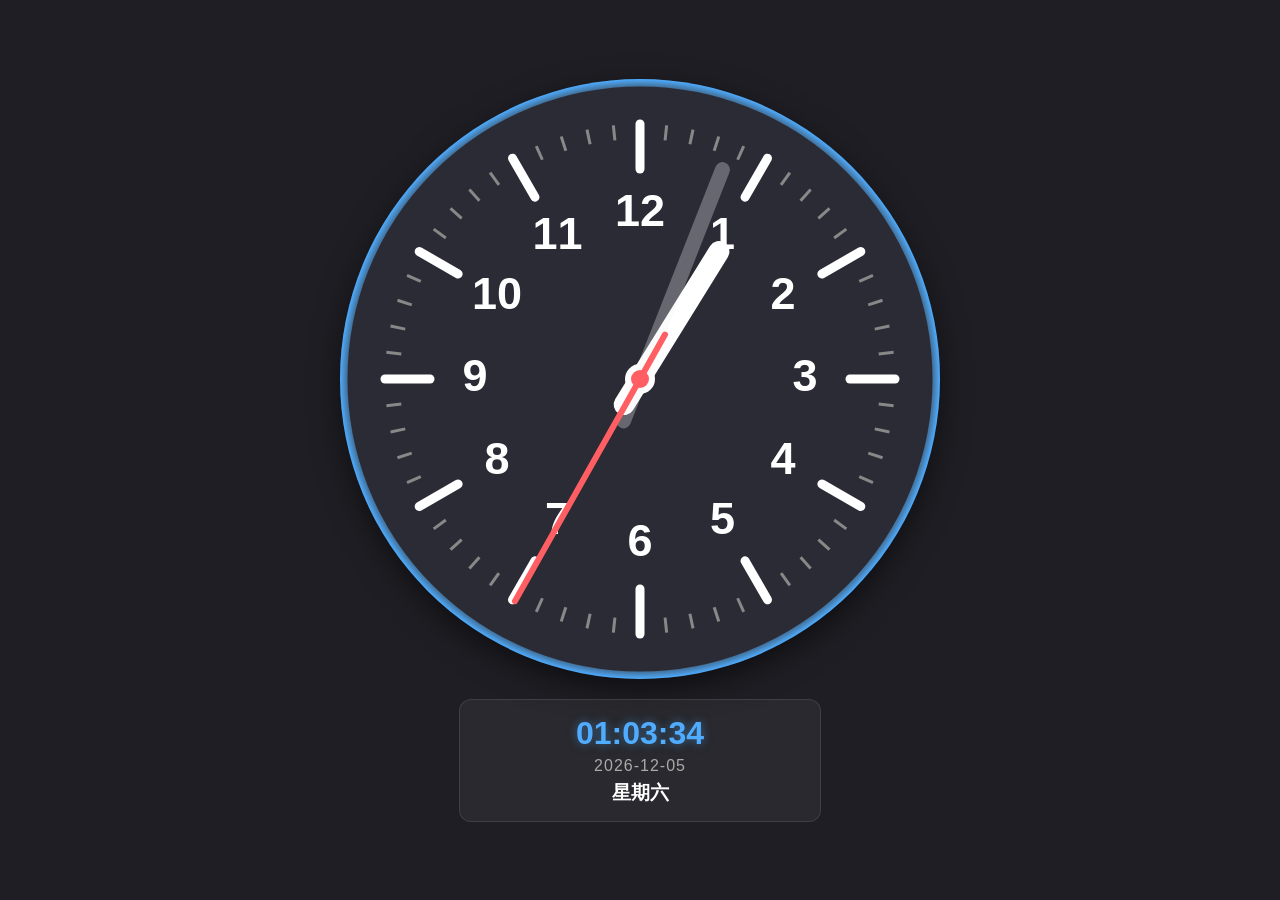
<file: clock.html>
<!DOCTYPE html>
<html lang="zh-CN">
<head>
    <meta charset="UTF-8">
    <meta name="viewport" content="width=device-width, initial-scale=1.0">
    <title>Canvas 指针时钟</title>
    <style>
        :root {
            --bg-color: #1e1e24;
            --clock-face: #2b2b36;
            --text-color: #e0e0e0;
            --accent-color: #4facfe;
            --second-hand: #ff5e62;
            --hour-mark: #ffffff;
        }

        body {
            margin: 0;
            padding: 0;
            display: flex;
            flex-direction: column;
            align-items: center;
            justify-content: center;
            min-height: 100vh;
            background-color: var(--bg-color);
            font-family: 'Segoe UI', Roboto, Helvetica, Arial, sans-serif;
            color: var(--text-color);
        }

        .clock-wrapper {
            position: relative;
            display: flex;
            flex-direction: column;
            align-items: center;
            gap: 20px;
        }

        canvas {
            border-radius: 50%;
            box-shadow: 0 10px 30px rgba(0, 0, 0, 0.5);
            /* 响应式大小 */
            max-width: 90vw;
            max-height: 90vw;
        }

        .digital-display {
            text-align: center;
            background: rgba(255, 255, 255, 0.05);
            padding: 15px 30px;
            border-radius: 12px;
            backdrop-filter: blur(5px);
            border: 1px solid rgba(255, 255, 255, 0.1);
            min-width: 300px;
        }

        .time-text {
            font-size: 2rem;
            font-weight: 700;
            font-variant-numeric: tabular-nums; /* 等宽数字，防止跳动 */
            color: var(--accent-color);
            margin-bottom: 5px;
            text-shadow: 0 0 10px rgba(79, 172, 254, 0.5);
        }

        .date-text {
            font-size: 1rem;
            color: #aaa;
            letter-spacing: 1px;
        }

        .week-text {
            font-size: 1.2rem;
            font-weight: bold;
            color: #fff;
            margin-top: 5px;
        }
    </style>
</head>
<body>

    <div class="clock-wrapper">
        <!-- 时钟画布 -->
        <canvas id="clockCanvas" width="400" height="400"></canvas>
        
        <!-- 数字信息显示 -->
        <div class="digital-display">
            <div class="time-text" id="timeDisplay">00:00:00</div>
            <div class="date-text" id="dateDisplay">YYYY-MM-DD</div>
            <div class="week-text" id="weekDisplay">星期X</div>
        </div>
    </div>

    <script>
        const canvas = document.getElementById('clockCanvas');
        const ctx = canvas.getContext('2d');
        
        // 获取 DOM 元素用于更新数字时间
        const timeEl = document.getElementById('timeDisplay');
        const dateEl = document.getElementById('dateDisplay');
        const weekEl = document.getElementById('weekDisplay');

		const clockSize = 600;
        // 处理高分屏 清晰度问题
        function setupCanvas() {
            const size = clockSize; // 逻辑尺寸
            const dpr = window.devicePixelRatio || 1;
            
            // 设置 Canvas 实际像素大小
            canvas.width = size * dpr;
            canvas.height = size * dpr;
            
            // 设置 CSS 显示大小
            canvas.style.width = `${size}px`;
            canvas.style.height = `${size}px`;
            
            // 缩放绘图上下文
            ctx.scale(dpr, dpr);
            
            return size; // 返回逻辑尺寸
        }

        const radius = setupCanvas() / 2;

        // 绘制时钟的主函数
        function drawClock() {
            // 清空画布
            ctx.clearRect(0, 0, clockSize, clockSize);
            
            // 移动原点到中心
            ctx.save();
            ctx.translate(radius, radius);

            // 1. 绘制表盘背景
            drawFace(ctx, radius);
            
            // 2. 绘制刻度
            drawTicks(ctx, radius);
            
            // 3. 绘制数字 (1-12)
            drawNumbers(ctx, radius);
            
            // 4. 获取当前时间
            const now = new Date();
            const hour = now.getHours();
            const minute = now.getMinutes();
            const second = now.getSeconds();
            const ms = now.getMilliseconds();

            // 5. 绘制指针
            drawTime(ctx, radius, hour, minute, second, ms);

            ctx.restore();

            // 6. 更新数字显示
            updateDigitalDisplay(now);

            // 请求下一帧动画
            requestAnimationFrame(drawClock);
        }

        // 绘制表盘背景和边框
        function drawFace(ctx, radius) {
            // 外圈
            ctx.beginPath();
            ctx.arc(0, 0, radius, 0, 2 * Math.PI);
            ctx.fillStyle = '#2b2b36';
            ctx.fill();

            // 边框渐变
            const grad = ctx.createRadialGradient(0, 0, radius * 0.95, 0, 0, radius * 1.05);
            grad.addColorStop(0, '#333');
            grad.addColorStop(0.5, '#4facfe');
            grad.addColorStop(1, '#333');
            ctx.strokeStyle = grad;
            ctx.lineWidth = radius * 0.05;
            ctx.stroke();

            // 中心圆点
            ctx.beginPath();
            ctx.arc(0, 0, radius * 0.05, 0, 2 * Math.PI);
            ctx.fillStyle = '#fff';
            ctx.fill();
        }

        // 绘制刻度
        function drawTicks(ctx, radius) {
            // 小刻度 (分钟)
            for (let i = 0; i < 60; i++) {
                const angle = (i * 6) * Math.PI / 180;
                const isHour = i % 5 === 0;
                
                ctx.save();
                ctx.rotate(angle);
                ctx.translate(0, -radius * 0.85); // 移动到表盘边缘

                if (isHour) {
                    // 整点刻度：加粗、长、带圆头
                    ctx.beginPath();
                    ctx.moveTo(0, 0);
                    ctx.lineTo(0, radius * 0.15); // 长度
                    ctx.lineWidth = radius * 0.03; // 粗细
                    ctx.lineCap = 'round';
                    ctx.strokeStyle = '#fff';
                    ctx.stroke();
                } else {
                    // 普通刻度：细、短
                    ctx.beginPath();
                    ctx.moveTo(0, 0);
                    ctx.lineTo(0, radius * 0.05);
                    ctx.lineWidth = radius * 0.01;
                    ctx.strokeStyle = '#888';
                    ctx.stroke();
                }
                ctx.restore();
            }
        }

        // 绘制数字
        function drawNumbers(ctx, radius) {
            ctx.font = `bold ${radius * 0.15}px Arial`;
            ctx.textBaseline = "middle";
            ctx.textAlign = "center";
            ctx.fillStyle = "#fff";

            for (let num = 1; num <= 12; num++) {
                const ang = num * Math.PI / 6;
                ctx.rotate(ang);
                ctx.translate(0, -radius * 0.55);
                ctx.rotate(-ang); // 文字保持水平
                ctx.fillText(num.toString(), 0, 0);
                ctx.rotate(ang);
                ctx.translate(0, radius * 0.55);
                ctx.rotate(-ang);
            }
        }

        // 绘制指针
        function drawTime(ctx, radius, hour, minute, second, ms) {
            // 计算平滑秒针角度 (包含毫秒)
            const smoothSecond = second + ms / 1000;
            const secondAngle = (smoothSecond * Math.PI / 30);
            const minuteAngle = (minute * Math.PI / 30) + (secondAngle / 60);
            const hourAngle = (hour * Math.PI / 6) + (minuteAngle / 12);

            // 绘制时针
            drawHand(ctx, hourAngle, radius * 0.5, radius * 0.07, '#fff');
            // 绘制分针
            drawHand(ctx, minuteAngle, radius * 0.75, radius * 0.05, 'rgba(240, 240, 240, 0.3)');
            // 绘制秒针
            drawHand(ctx, secondAngle, radius * 0.85, radius * 0.02, '#ff5e62');

            // 秒针中心装饰
            ctx.beginPath();
            ctx.arc(0, 0, radius * 0.03, 0, 2 * Math.PI);
            ctx.fillStyle = '#ff5e62';
            ctx.fill();
        }

        // 通用指针绘制函数
        function drawHand(ctx, pos, length, width, color) {
            ctx.save();
            ctx.beginPath();
            ctx.lineWidth = width;
            ctx.lineCap = "round";
            ctx.strokeStyle = color;
            ctx.rotate(pos);
            ctx.moveTo(0, 0);
            ctx.lineTo(0, -length);
            ctx.stroke();
            
            // 指针尾部平衡块
            ctx.beginPath();
            ctx.moveTo(0, 0);
            ctx.lineTo(0, length * 0.2);
            ctx.stroke();
            
            ctx.restore();
        }

        // 更新下方的数字时间
        function updateDigitalDisplay(date) {
            // 时间 HH:MM:SS
            const h = String(date.getHours()).padStart(2, '0');
            const m = String(date.getMinutes()).padStart(2, '0');
            const s = String(date.getSeconds()).padStart(2, '0');
            timeEl.textContent = `${h}:${m}:${s}`;

            // 日期 YYYY-MM-DD
            const y = date.getFullYear();
            const mo = String(date.getMonth() + 1).padStart(2, '0');
            const d = String(date.getDate()).padStart(2, '0');
            dateEl.textContent = `${y}-${mo}-${d}`;

            // 星期
            const weeks = ['星期日', '星期一', '星期二', '星期三', '星期四', '星期五', '星期六'];
            weekEl.textContent = weeks[date.getDay()];
        }

        // 启动时钟
        requestAnimationFrame(drawClock);

    </script>
</body>
</html>
</file>
<file: Game/css/style.css>
*, *::before, *::after {
  margin: 0;
  padding: 0;
  box-sizing: border-box;
}

html, body {
  width: 100%;
  height: 100%;
  overflow: hidden;
  background: #1a1a2e;
  font-family: 'Press Start 2P', monospace;
  color: #e2e8f0;
  touch-action: manipulation;
  -webkit-touch-callout: none;
  -webkit-user-select: none;
  user-select: none;
}

#app {
  width: 100%;
  height: 100%;
  display: flex;
  align-items: center;
  justify-content: center;
}

/* 界面面板 */
#start-screen, #game-screen, #gameover-screen {
  display: flex;
  flex-direction: column;
  align-items: center;
  justify-content: center;
  gap: 20px;
  width: 100%;
  max-width: 600px;
  padding: 20px;
}

.hidden {
  display: none !important;
}

/* 像素标题 */
.pixel-title {
  font-size: 28px;
  color: #4ade80;
  text-shadow:
    3px 3px 0 #064e3b,
    -1px -1px 0 #064e3b;
  letter-spacing: 4px;
  text-align: center;
  line-height: 1.6;
}

/* 难度选择按钮组 */
.difficulty-select {
  display: flex;
  gap: 10px;
  flex-wrap: wrap;
  justify-content: center;
}

/* 像素按钮 */
.pixel-btn {
  font-family: 'Press Start 2P', monospace;
  font-size: 14px;
  padding: 12px 20px;
  background: #334155;
  color: #e2e8f0;
  border: 3px solid #475569;
  cursor: pointer;
  outline: none;
  transition: background 0.1s, transform 0.1s;
  image-rendering: pixelated;
}

.pixel-btn:hover {
  background: #475569;
}

.pixel-btn:active {
  transform: translate(2px, 2px);
}

.pixel-btn.active {
  background: #4ade80;
  border-color: #22c55e;
  color: #1a1a2e;
}

.start-btn {
  font-size: 16px;
  padding: 14px 30px;
  background: #22c55e;
  border-color: #16a34a;
  color: #1a1a2e;
}

.start-btn:hover {
  background: #4ade80;
}

/* HUD 信息栏 */
#hud {
  display: flex;
  flex-wrap: wrap;
  align-items: center;
  justify-content: center;
  gap: 12px;
  width: 100%;
  font-size: 12px;
}

#btn-exit {
  font-size: 11px;
  padding: 6px 14px;
  background: #991b1b;
  border-color: #7f1d1d;
  color: #e2e8f0;
}

#btn-exit:hover {
  background: #b91c1c;
}

/* 游戏画布容器 */
#canvas-container {
  position: relative;
  line-height: 0;
}

#game-canvas {
  display: block;
  image-rendering: pixelated;
  image-rendering: crisp-edges;
  touch-action: none;
}

/* 暂停遮罩 */
#pause-overlay {
  position: absolute;
  top: 0;
  left: 0;
  width: 100%;
  height: 100%;
  background: rgba(0, 0, 0, 0.7);
  display: flex;
  align-items: center;
  justify-content: center;
  cursor: pointer;
  z-index: 10;
}

#pause-overlay span {
  font-size: 24px;
  color: #e2e8f0;
  text-shadow: 2px 2px 0 #000;
}

/* 结束界面 */
.score-text {
  font-size: 16px;
  color: #e2e8f0;
  line-height: 1.8;
  text-align: center;
}

.new-record {
  font-size: 18px;
  color: #facc15;
  animation: blink 0.5s step-end infinite;
}

@keyframes blink {
  50% { opacity: 0; }
}

/* 蛇 ASCII 图标 */
.snake-ascii canvas {
  image-rendering: pixelated;
  image-rendering: crisp-edges;
}

/* 响应式 */
@media (max-width: 480px) {
  .pixel-title {
    font-size: 20px;
    letter-spacing: 2px;
  }
  .pixel-btn {
    font-size: 11px;
    padding: 10px 14px;
    border-width: 2px;
  }
  .start-btn {
    font-size: 13px;
    padding: 12px 22px;
  }
  .score-text {
    font-size: 13px;
  }
  #start-screen, #game-screen, #gameover-screen {
    gap: 14px;
    padding: 10px;
  }
}

@media (max-width: 320px) {
  .pixel-title {
    font-size: 16px;
  }
  .pixel-btn {
    font-size: 10px;
    padding: 8px 10px;
  }
  .start-btn {
    font-size: 11px;
    padding: 10px 16px;
  }
}
</file>
<file: Game3/css/main.css>
:root {
  --board-bg: #f0d9b5;
  --board-line: #3d2b1f;
  --piece-red: #c0392b;
  --piece-black: #1a1a2e;
  --piece-bg-light: #fdebd0;
  --piece-bg-dark: #d4a574;
  --highlight-legal: rgba(0, 180, 0, 0.4);
  --highlight-capture: rgba(220, 50, 50, 0.5);
  --highlight-selected: rgba(255, 215, 0, 0.7);
  --text-primary: #333;
  --text-secondary: #666;
  --bg-primary: #fafafa;
  --bg-secondary: #f0f0f0;
  --shadow: 0 2px 8px rgba(0, 0, 0, 0.15);
  --radius: 8px;
  --font-main: 'KaiTi', 'STKaiti', '楷体', 'SimKai', serif;
  --transition: 0.2s ease;
  --cell-size: 60px;
  --river-gap: 26px;
}

*,
*::before,
*::after {
  margin: 0;
  padding: 0;
  box-sizing: border-box;
}

html {
  font-size: 16px;
  -webkit-text-size-adjust: 100%;
}

body {
  font-family: var(--font-main);
  color: var(--text-primary);
  background-color: var(--bg-primary);
  min-height: 100vh;
  line-height: 1.6;
}

img {
  max-width: 100%;
  display: block;
}

ul, ol {
  list-style: none;
}

a {
  text-decoration: none;
  color: inherit;
}

#app {
  width: 100%;
  min-height: 100vh;
  display: flex;
  flex-direction: column;
  align-items: center;
}

h1 { font-size: 2rem; }
h2 { font-size: 1.5rem; }
h3 { font-size: 1.25rem; }

button {
  font-family: var(--font-main);
  font-size: 1rem;
  padding: 8px 20px;
  border: none;
  border-radius: var(--radius);
  background-color: var(--bg-secondary);
  color: var(--text-primary);
  cursor: pointer;
  transition: background-color var(--transition);
}

button:hover {
  filter: brightness(0.95);
}

button:active {
  transform: scale(0.97);
}

select {
  font-family: var(--font-main);
  font-size: 1rem;
  padding: 6px 12px;
  border: 1px solid var(--board-line);
  border-radius: var(--radius);
  background-color: var(--bg-primary);
  color: var(--text-primary);
}

#game-controls {
  display: flex;
  justify-content: center;
}

.game-history-back {
  margin-top: 20px;
  display: flex;
  justify-content: center;
}
</file>
<file: Game3/css/board.css>
#board-container {
  display: flex;
  justify-content: center;
  align-items: flex-start;
  padding: 16px;
  user-select: none;
  -webkit-user-select: none;
  width: 100%;
  max-width: 540px;
  margin: 0 auto;
}

#board-container canvas {
  display: block;
  width: 100%;
  height: auto;
  cursor: pointer;
  border-radius: 4px;
  box-shadow:
    0 2px 8px rgba(0, 0, 0, 0.15),
    0 0 30px rgba(0, 0, 0, 0.08);
}
</file>
<file: Game3/css/controls.css>
#timer-display {
  display: flex;
  gap: 16px;
  padding: 12px;
  background: var(--bg-secondary);
  border-radius: var(--radius);
}

.timer-box {
  flex: 1;
  text-align: center;
  padding: 8px 12px;
  border-radius: 6px;
  border: 2px solid transparent;
  transition: var(--transition);
}

.timer-box.active {
  border-color: #f39c12;
  box-shadow: 0 0 8px rgba(243, 156, 18, 0.3);
}

.timer-box .timer-label {
  font-size: 14px;
  color: var(--text-secondary);
  margin-bottom: 4px;
}

.timer-box .timer-value {
  font-size: 28px;
  font-weight: bold;
  font-variant-numeric: tabular-nums;
  font-family: 'Courier New', monospace;
}

.timer-box.warning .timer-value {
  color: #e74c3c;
  animation: time-warning 1s ease-in-out infinite;
}

@keyframes time-warning {
  0%, 100% { opacity: 1; }
  50% { opacity: 0.4; }
}

.timer-box.red-timer { border-left: 4px solid var(--piece-red); }
.timer-box.black-timer { border-left: 4px solid var(--piece-black); }

.game-history-empty {
  text-align: center;
  padding: 40px 20px;
  color: var(--text-secondary);
  font-size: 1.1rem;
}

.game-history-list {
  display: flex;
  flex-direction: column;
  gap: 8px;
  max-height: 80vh;
}

.game-history-item {
  display: flex;
  align-items: center;
  justify-content: space-between;
  padding: 12px 16px;
  background: var(--bg-secondary);
  border-radius: var(--radius);
  gap: 12px;
  transition: background-color var(--transition);
}

.game-history-item:hover {
  background: #e8e8e8;
}

.game-history-info {
  flex: 1;
  min-width: 0;
}

.game-history-date {
  font-size: 0.85rem;
  color: var(--text-secondary);
  margin-bottom: 4px;
}

.game-history-meta {
  display: flex;
  gap: 12px;
  align-items: center;
  flex-wrap: wrap;
}

.game-history-mode,
.game-history-result,
.game-history-rounds {
  font-size: 0.9rem;
  padding: 2px 8px;
  border-radius: 4px;
  background: var(--bg-primary);
  white-space: nowrap;
}

.game-history-result {
  font-weight: bold;
  color: #c0392b;
}

.game-history-actions {
  display: flex;
  gap: 8px;
  flex-shrink: 0;
}

.btn-history-replay,
.btn-history-delete {
  padding: 6px 16px;
  font-size: 0.9rem;
  white-space: nowrap;
}

.btn-history-replay {
  background: #5b8c5a;
  color: #fff;
}

.btn-history-replay:hover {
  background: #4a7a49;
}

.btn-history-delete {
  background: #c0392b;
  color: #fff;
}

.btn-history-delete:hover {
  background: #a93226;
}

/* ========== 菜单样式 ========== */

.menu-screen {
  display: flex;
  flex-direction: column;
  align-items: center;
  justify-content: center;
  min-height: 400px;
  gap: 24px;
}

.menu-title {
  font-size: 48px;
  font-family: var(--font-main);
  color: var(--board-line);
  letter-spacing: 24px;
  text-shadow: 2px 2px 4px rgba(0,0,0,0.2);
}

.menu-buttons {
  display: flex;
  flex-direction: column;
  gap: 16px;
  width: 240px;
}

.menu-btn {
  padding: 14px 24px;
  font-size: 18px;
  font-family: var(--font-main);
  border: 2px solid var(--board-line);
  border-radius: var(--radius);
  background: var(--board-bg);
  cursor: pointer;
  transition: var(--transition);
}

.menu-btn:hover {
  background: var(--board-line);
  color: var(--board-bg);
}

.menu-btn.secondary {
  background: var(--bg-secondary);
  font-size: 15px;
}

.setting-group {
  display: flex;
  flex-direction: column;
  gap: 8px;
  width: 240px;
}

.setting-group label {
  font-size: 14px;
  color: var(--text-secondary);
}

.setting-group select {
  padding: 10px;
  font-size: 16px;
  border: 1px solid var(--board-line);
  border-radius: var(--radius);
  background: white;
}

/* ===== 棋谱文字面板 ===== */
#move-record {
  max-height: 320px;
  overflow-y: auto;
  border: 1px solid var(--border-color, #d0c8b0);
  border-radius: var(--radius, 6px);
  background: var(--bg-primary, #f5f0e8);
}

.move-list-table {
  width: 100%;
  border-collapse: collapse;
  font-size: 14px;
  font-family: 'KaiTi', 'STKaiti', 'SimSun', serif;
}

.move-list-table thead {
  position: sticky;
  top: 0;
  z-index: 1;
}

.move-list-table th {
  padding: 6px 10px;
  text-align: center;
  background: var(--bg-secondary, #e8e0d0);
  border-bottom: 2px solid var(--border-color, #d0c8b0);
  font-weight: bold;
}

.move-list-table td {
  padding: 4px 10px;
  text-align: center;
  border-bottom: 1px solid var(--border-color, #d0c8b0);
}

.move-list-table tbody tr:hover {
  background: rgba(0, 0, 0, 0.04);
}

.move-number {
  width: 36px;
  color: var(--text-secondary, #888);
  font-size: 12px;
  font-family: 'Courier New', monospace;
}

.red-move {
  color: var(--piece-red, #c0392b);
  font-weight: bold;
}

.black-move {
  color: var(--piece-black, #1a1a1a);
  font-weight: bold;
}

.current-move {
  background: rgba(255, 215, 0, 0.25) !important;
}

.current-move td {
  background: rgba(255, 215, 0, 0.25) !important;
}

/* ===== 回放控制栏 ===== */

.replay-bar {
  display: flex;
  align-items: center;
  gap: 8px;
  flex-wrap: wrap;
}

.replay-btn {
  padding: 8px 14px;
  font-size: 14px;
  border: 1px solid var(--board-line);
  border-radius: var(--radius);
  background: var(--board-bg);
  cursor: pointer;
  flex: 1;
  transition: var(--transition);
}

.replay-btn:hover { background: var(--board-line); color: var(--board-bg); }
.replay-btn.secondary { background: var(--bg-secondary); }

.replay-info {
  font-size: 14px;
  color: var(--text-secondary);
  padding: 0 8px;
  align-content: center;
  white-space: nowrap;
  text-align: center;
}

/* ========== 控制按钮（悔棋等） ========== */

.control-btn {
  padding: 10px 20px;
  font-size: 14px;
  flex: 1;
  margin: 0 5px;
  border: 1px solid var(--board-line);
  border-radius: var(--radius);
  background: var(--board-bg);
  cursor: pointer;
  transition: var(--transition);
}

.control-btn:hover {
  background: var(--board-line);
  color: var(--board-bg);
}

#btn-undo {
  background: #e8d5b7;
}
</file>
<file: Game3/css/responsive.css>
/* ========== 默认：桌面布局 (>= 768px) ========== */

#menu-container {
  flex: 1;
  display: flex;
  flex-direction: column;
  align-items: center;
  justify-content: center;
  gap: 20px;
  padding: 20px;
  width: 100%;
}

#game-container {
  display: flex;
  flex-direction: row;
  justify-content: center;
  align-items: flex-start;
  gap: 24px;
  padding: 20px;
  width: 100%;
}

#board-container {
  flex-shrink: 0;
  overflow: hidden;
}

#side-panel {
  flex: 1;
  min-width: 200px;
  max-width: 350px;
  display: flex;
  flex-direction: column;
  gap: 16px;
}

#replay-container {
  display: flex;
  flex-direction: row;
  justify-content: center;
  align-items: flex-start;
  gap: 24px;
  padding: 20px;
  width: 100%;
}

#replay-board {
  flex-shrink: 0;
  overflow: hidden;
}

#replay-controls {
  flex: 1;
  min-width: 200px;
  width: 100%;
  display: flex;
  flex-direction: column;
  gap: 16px;
  padding: 12px;
  background: var(--bg-secondary);
  border-radius: var(--radius);
}

/* ========== 平板竖屏 (480px - 767px) ========== */
@media (max-width: 767px) {
  :root {
    --cell-size: 48px;
    --river-gap: 21px;
  }

  #menu-container {
    padding: 16px;
    gap: 16px;
  }

  #game-container {
    flex-direction: column;
    align-items: center;
    gap: 12px;
    padding: 12px;
  }

  #board-container {
    padding: 8px;
  }

  #side-panel {
    width: 100%;
    max-width: 100%;
  }

  #replay-container {
    flex-direction: column;
    align-items: center;
    gap: 12px;
    padding: 12px;
  }

  #replay-controls {
    width: 100%;
    max-width: 100%;
  }

  button {
    min-height: 44px;
  }

  select {
    min-height: 44px;
  }
}

/* ========== 手机 (< 480px) ========== */
@media (max-width: 479px) {
  :root {
    --cell-size: 32px;
    --river-gap: 14px;
  }

  #menu-container {
    padding: 12px;
    gap: 12px;
  }

  #game-container {
    gap: 8px;
    padding: 8px;
  }

  #board-container {
    padding: 4px;
  }

  #side-panel {
    width: 100%;
    max-width: 100%;
  }

  #replay-container {
    gap: 8px;
    padding: 8px;
  }

  #replay-controls {
    width: 100%;
    max-width: 100%;
  }

  button {
    padding: 6px 16px;
    font-size: 0.9rem;
  }

  select {
    font-size: 0.9rem;
    padding: 4px 8px;
  }
}

/* ========== 横屏小高度 (max-height: 500px) ========== */
@media (orientation: landscape) and (max-height: 500px) {
  :root {
    --cell-size: 42px;
    --river-gap: 18px;
  }

  #menu-container {
    padding: 8px;
    gap: 8px;
  }

  #game-container {
    gap: 12px;
    padding: 8px;
  }

  #board-container {
    padding: 4px;
  }

  #side-panel {
    gap: 8px;
  }

  #replay-container {
    gap: 12px;
    padding: 8px;
  }

  #replay-controls {
    gap: 8px;
  }
}
</file>
<file: Game3/css/dialogs.css>
/* 对话框/弹窗样式 — TASK-19 实现 */
</file>
